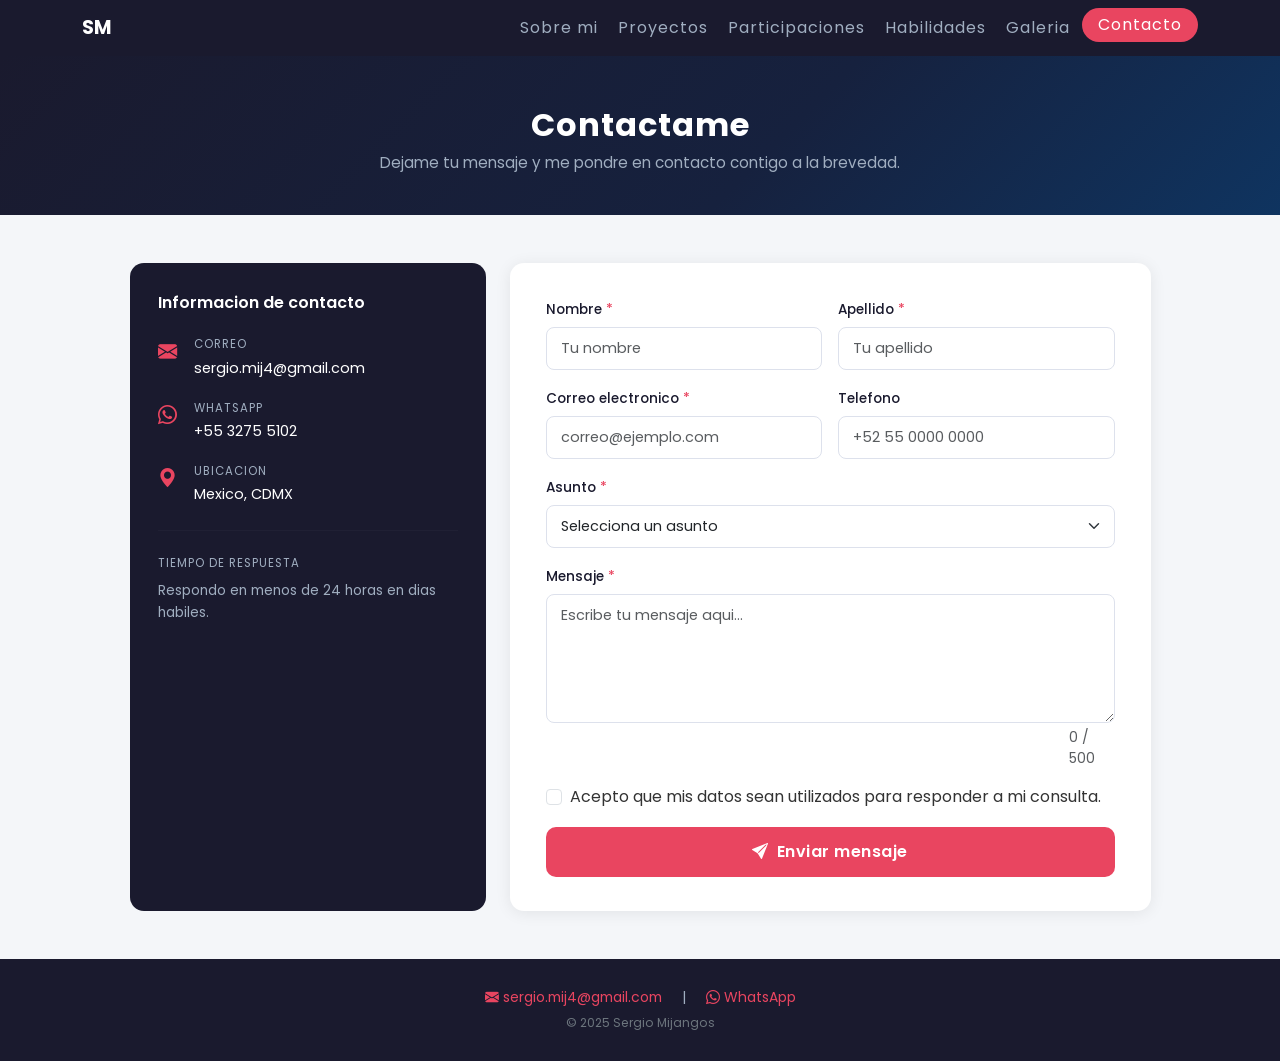
<file: Form.html>
<!DOCTYPE html>
<html lang="es">

<head>
    <meta charset="UTF-8">
    <meta name="viewport" content="width=device-width, initial-scale=1.0">
    <title>Contacto — Sergio Mijangos</title>
    <link href="https://fonts.googleapis.com/css2?family=Poppins:wght@300;400;500;600;700&display=swap" rel="stylesheet">
    <link href="https://cdn.jsdelivr.net/npm/bootstrap@5.3.3/dist/css/bootstrap.min.css" rel="stylesheet">
    <link href="https://cdn.jsdelivr.net/npm/bootstrap-icons@1.11.3/font/bootstrap-icons.min.css" rel="stylesheet">
    <link rel="stylesheet" href="form.css">
</head>

<body>

    <!-- Navbar -->
    <nav class="navbar navbar-expand-lg navbar-custom sticky-top">
        <div class="container">
            <a class="navbar-brand" href="index.html">SM</a>
            <button class="navbar-toggler" type="button" data-bs-toggle="collapse" data-bs-target="#navbarNav"
                title="Abrir menu">
                <span class="navbar-toggler-icon"></span>
            </button>
            <div class="collapse navbar-collapse" id="navbarNav">
                <ul class="navbar-nav ms-auto gap-1">
                    <li class="nav-item"><a class="nav-link" href="index.html#sobre-mi">Sobre mi</a></li>
                    <li class="nav-item"><a class="nav-link" href="index.html#proyectos">Proyectos</a></li>
                    <li class="nav-item"><a class="nav-link" href="index.html#participaciones">Participaciones</a></li>
                    <li class="nav-item"><a class="nav-link" href="index.html#habilidades">Habilidades</a></li>
                    <li class="nav-item"><a class="nav-link" href="index.html#galeria">Galeria</a></li>
                    <li class="nav-item"><a class="nav-link nav-link-contact active" href="Form.html">Contacto</a></li>
                </ul>
            </div>
        </div>
    </nav>

    <!-- Header -->
    <section class="form-hero">
        <div class="container text-center">
            <h1 class="form-hero-title">Contactame</h1>
            <p class="form-hero-sub">Dejame tu mensaje y me pondre en contacto contigo a la brevedad.</p>
        </div>
    </section>

    <!-- Main -->
    <div class="container py-5">
        <div class="row justify-content-center g-4">

            <!-- Info lateral -->
            <div class="col-lg-4 col-md-5">
                <div class="contact-info-card fade-up">
                    <h5 class="info-title">Informacion de contacto</h5>

                    <div class="info-item">
                        <div class="info-icon"><i class="bi bi-envelope-fill"></i></div>
                        <div>
                            <p class="info-label">Correo</p>
                            <a href="mailto:sergio.mij4@gmail.com">sergio.mij4@gmail.com</a>
                        </div>
                    </div>

                    <div class="info-item">
                        <div class="info-icon"><i class="bi bi-whatsapp"></i></div>
                        <div>
                            <p class="info-label">WhatsApp</p>
                            <a href="https://wa.me/5532755102">+55 3275 5102</a>
                        </div>
                    </div>

                    <div class="info-item">
                        <div class="info-icon"><i class="bi bi-geo-alt-fill"></i></div>
                        <div>
                            <p class="info-label">Ubicacion</p>
                            <span>Mexico, CDMX</span>
                        </div>
                    </div>

                    <hr class="info-divider">

                    <p class="info-label mb-2">Tiempo de respuesta</p>
                    <p class="info-response">Respondo en menos de 24 horas en dias habiles.</p>
                </div>
            </div>

            <!-- Formulario -->
            <div class="col-lg-7 col-md-7">
                <div class="form-card fade-up">
                    <form id="contactForm" novalidate>

                        <div class="row g-3">

                            <div class="col-sm-6">
                                <label for="nombre" class="form-label">Nombre <span class="required">*</span></label>
                                <input type="text" id="nombre" name="nombre" class="form-control" placeholder="Tu nombre" required minlength="2">
                                <div class="invalid-feedback">Ingresa tu nombre (minimo 2 caracteres).</div>
                            </div>

                            <div class="col-sm-6">
                                <label for="apellido" class="form-label">Apellido <span class="required">*</span></label>
                                <input type="text" id="apellido" name="apellido" class="form-control" placeholder="Tu apellido" required minlength="2">
                                <div class="invalid-feedback">Ingresa tu apellido.</div>
                            </div>

                            <div class="col-sm-6">
                                <label for="email" class="form-label">Correo electronico <span class="required">*</span></label>
                                <input type="email" id="email" name="email" class="form-control" placeholder="correo@ejemplo.com" required>
                                <div class="invalid-feedback">Ingresa un correo valido.</div>
                            </div>

                            <div class="col-sm-6">
                                <label for="telefono" class="form-label">Telefono</label>
                                <input type="tel" id="telefono" name="telefono" class="form-control" placeholder="+52 55 0000 0000">
                            </div>

                            <div class="col-12">
                                <label for="asunto" class="form-label">Asunto <span class="required">*</span></label>
                                <select id="asunto" name="asunto" class="form-select" required>
                                    <option value="" disabled selected>Selecciona un asunto</option>
                                    <option value="proyecto">Propuesta de proyecto</option>
                                    <option value="colaboracion">Colaboracion</option>
                                    <option value="freelance">Trabajo freelance</option>
                                    <option value="informacion">Solicitud de informacion</option>
                                    <option value="otro">Otro</option>
                                </select>
                                <div class="invalid-feedback">Selecciona un asunto.</div>
                            </div>

                            <div class="col-12">
                                <label for="mensaje" class="form-label">Mensaje <span class="required">*</span></label>
                                <textarea id="mensaje" name="mensaje" class="form-control" rows="5"
                                    placeholder="Escribe tu mensaje aqui..." required minlength="10"></textarea>
                                <div class="d-flex justify-content-between mt-1">
                                    <div class="invalid-feedback" style="display:block; visibility:hidden;" id="msg-error">
                                        El mensaje debe tener al menos 10 caracteres.
                                    </div>
                                    <small id="char-counter" class="text-muted ms-auto">0 / 500</small>
                                </div>
                            </div>

                            <div class="col-12">
                                <div class="form-check">
                                    <input type="checkbox" id="privacidad" name="privacidad" class="form-check-input" required>
                                    <label for="privacidad" class="form-check-label">
                                        Acepto que mis datos sean utilizados para responder a mi consulta.
                                    </label>
                                    <div class="invalid-feedback">Debes aceptar para continuar.</div>
                                </div>
                            </div>

                            <div class="col-12">
                                <button type="submit" class="btn-send w-100">
                                    <i class="bi bi-send-fill me-2"></i>Enviar mensaje
                                </button>
                            </div>

                        </div>
                    </form>

                    <!-- Mensaje de exito -->
                    <div id="success-msg" class="success-banner d-none">
                        <i class="bi bi-check-circle-fill me-2"></i>
                        Mensaje enviado correctamente. Te respondere pronto!
                    </div>
                </div>
            </div>

        </div>
    </div>

    <!-- Footer -->
    <footer>
        <div class="container text-center">
            <div class="mb-1">
                <a href="mailto:sergio.mij4@gmail.com"><i class="bi bi-envelope-fill me-1"></i>sergio.mij4@gmail.com</a>
                <span class="mx-3">|</span>
                <a href="https://wa.me/5532755102"><i class="bi bi-whatsapp me-1"></i>WhatsApp</a>
            </div>
            <small class="text-secondary">&copy; 2025 Sergio Mijangos</small>
        </div>
    </footer>

    <script src="https://cdn.jsdelivr.net/npm/bootstrap@5.3.3/dist/js/bootstrap.bundle.min.js"></script>
    <script>
        // Fade-up on scroll
        const observer = new IntersectionObserver((entries) => {
            entries.forEach(entry => {
                if (entry.isIntersecting) {
                    entry.target.classList.add('visible');
                    observer.unobserve(entry.target);
                }
            });
        }, { threshold: 0.12 });
        document.querySelectorAll('.fade-up').forEach(el => observer.observe(el));

        // Contador de caracteres del textarea
        const textarea = document.getElementById('mensaje');
        const counter = document.getElementById('char-counter');
        textarea.addEventListener('input', () => {
            const len = textarea.value.length;
            counter.textContent = len + ' / 500';
            if (len > 500) textarea.value = textarea.value.slice(0, 500);
        });

        // Validacion y envio del formulario
        const form = document.getElementById('contactForm');
        form.addEventListener('submit', (e) => {
            e.preventDefault();
            if (!form.checkValidity()) {
                form.classList.add('was-validated');
                return;
            }
            form.classList.add('sending');
            setTimeout(() => {
                form.style.display = 'none';
                document.getElementById('success-msg').classList.remove('d-none');
            }, 800);
        });
    </script>
</body>

</html>
</file>
<file: form.css>
html {
    scroll-behavior: smooth;
}

body {
    background-color: #f4f6f9;
    font-family: 'Poppins', 'Segoe UI', Arial, sans-serif;
    color: #333;
    min-height: 100vh;
    display: flex;
    flex-direction: column;
}

/* ── Navbar ── */
.navbar-custom {
    background-color: #1a1a2e;
}

.navbar-custom .navbar-brand {
    color: #fff;
    font-weight: 700;
    font-size: 1.2rem;
}

.navbar-custom .nav-link {
    color: #a0aec0;
    letter-spacing: 1px;
    transition: color 0.2s;
}

.navbar-custom .nav-link:hover,
.navbar-custom .nav-link.active {
    color: #e94560;
}

.navbar-custom .navbar-toggler {
    border-color: #e94560;
}

.navbar-custom .navbar-toggler-icon {
    background-image: url("data:image/svg+xml,%3csvg xmlns='http://www.w3.org/2000/svg' viewBox='0 0 30 30'%3e%3cpath stroke='%23e94560' stroke-linecap='round' stroke-miterlimit='10' stroke-width='2' d='M4 7h22M4 15h22M4 23h22'/%3e%3c/svg%3e");
}

.navbar-custom .nav-link-contact {
    background: #e94560;
    color: #fff !important;
    border-radius: 20px;
    padding: 5px 16px !important;
    transition: background 0.2s;
}

.navbar-custom .nav-link-contact:hover {
    background: #c73652;
}

/* ── Hero ── */
.form-hero {
    background: linear-gradient(135deg, #1a1a2e 0%, #16213e 60%, #0f3460 100%);
    color: #fff;
    padding: 50px 0 40px;
}

.form-hero-title {
    font-size: 2rem;
    font-weight: 700;
    letter-spacing: 1px;
    margin-bottom: 8px;
}

.form-hero-sub {
    color: #a0aec0;
    font-size: 0.95rem;
    margin: 0;
}

/* ── Fade-up animation ── */
.fade-up {
    opacity: 0;
    transform: translateY(26px);
    transition: opacity 0.55s ease, transform 0.55s ease;
}

.fade-up.visible {
    opacity: 1;
    transform: translateY(0);
}

/* ── Contact info card ── */
.contact-info-card {
    background: #1a1a2e;
    color: #fff;
    border-radius: 14px;
    padding: 30px 28px;
    height: 100%;
}

.info-title {
    font-size: 1rem;
    font-weight: 600;
    margin-bottom: 24px;
    color: #fff;
}

.info-item {
    display: flex;
    align-items: flex-start;
    gap: 14px;
    margin-bottom: 20px;
}

.info-icon {
    font-size: 1.2rem;
    color: #e94560;
    min-width: 22px;
    margin-top: 2px;
}

.info-label {
    font-size: 0.72rem;
    text-transform: uppercase;
    letter-spacing: 1px;
    color: #a0aec0;
    margin: 0 0 2px;
}

.contact-info-card a,
.contact-info-card span {
    color: #fff;
    text-decoration: none;
    font-size: 0.9rem;
    transition: color 0.2s;
}

.contact-info-card a:hover {
    color: #e94560;
}

.info-divider {
    border-color: rgba(255, 255, 255, 0.1);
    margin: 24px 0;
}

.info-response {
    font-size: 0.85rem;
    color: #a0aec0;
    line-height: 1.6;
    margin: 0;
}

/* ── Form card ── */
.form-card {
    background: #fff;
    border-radius: 14px;
    padding: 34px 36px;
    box-shadow: 0 2px 16px rgba(0, 0, 0, 0.08);
}

.form-label {
    font-size: 0.85rem;
    font-weight: 500;
    color: #1a1a2e;
    margin-bottom: 6px;
}

.required {
    color: #e94560;
}

.form-control,
.form-select {
    border: 1.5px solid #dde1ec;
    border-radius: 8px;
    font-size: 0.9rem;
    padding: 10px 14px;
    transition: border-color 0.2s, box-shadow 0.2s;
    font-family: inherit;
}

.form-control:focus,
.form-select:focus {
    border-color: #e94560;
    box-shadow: 0 0 0 3px rgba(233, 69, 96, 0.12);
    outline: none;
}

.form-control.is-valid,
.form-select.is-valid {
    border-color: #28a745;
}

.form-control.is-invalid,
.form-select.is-invalid {
    border-color: #e94560;
}

.form-check-input:checked {
    background-color: #e94560;
    border-color: #e94560;
}

.form-check-input:focus {
    box-shadow: 0 0 0 3px rgba(233, 69, 96, 0.2);
}

.invalid-feedback {
    font-size: 0.78rem;
    color: #e94560;
}

/* ── Send button ── */
.btn-send {
    background: #e94560;
    color: #fff;
    border: none;
    padding: 13px;
    border-radius: 10px;
    font-size: 1rem;
    font-weight: 600;
    font-family: inherit;
    letter-spacing: 0.5px;
    transition: background 0.2s, transform 0.2s, box-shadow 0.2s;
    cursor: pointer;
}

.btn-send:hover {
    background: #c73652;
    transform: translateY(-2px);
    box-shadow: 0 6px 18px rgba(233, 69, 96, 0.35);
}

.sending .btn-send {
    opacity: 0.7;
    pointer-events: none;
}

/* ── Success banner ── */
.success-banner {
    background: #eafaf1;
    color: #1a7a45;
    border: 1.5px solid #a8e6c1;
    border-radius: 10px;
    padding: 20px 24px;
    font-size: 0.95rem;
    font-weight: 500;
    text-align: center;
    margin-top: 8px;
}

/* ── Footer ── */
footer {
    background: #1a1a2e;
    color: #a0aec0;
    padding: 28px 0;
    font-size: 0.87rem;
    margin-top: auto;
}

footer a {
    color: #e94560;
    text-decoration: none;
    transition: color 0.2s;
}

footer a:hover {
    color: #ff6b85;
}
</file>
